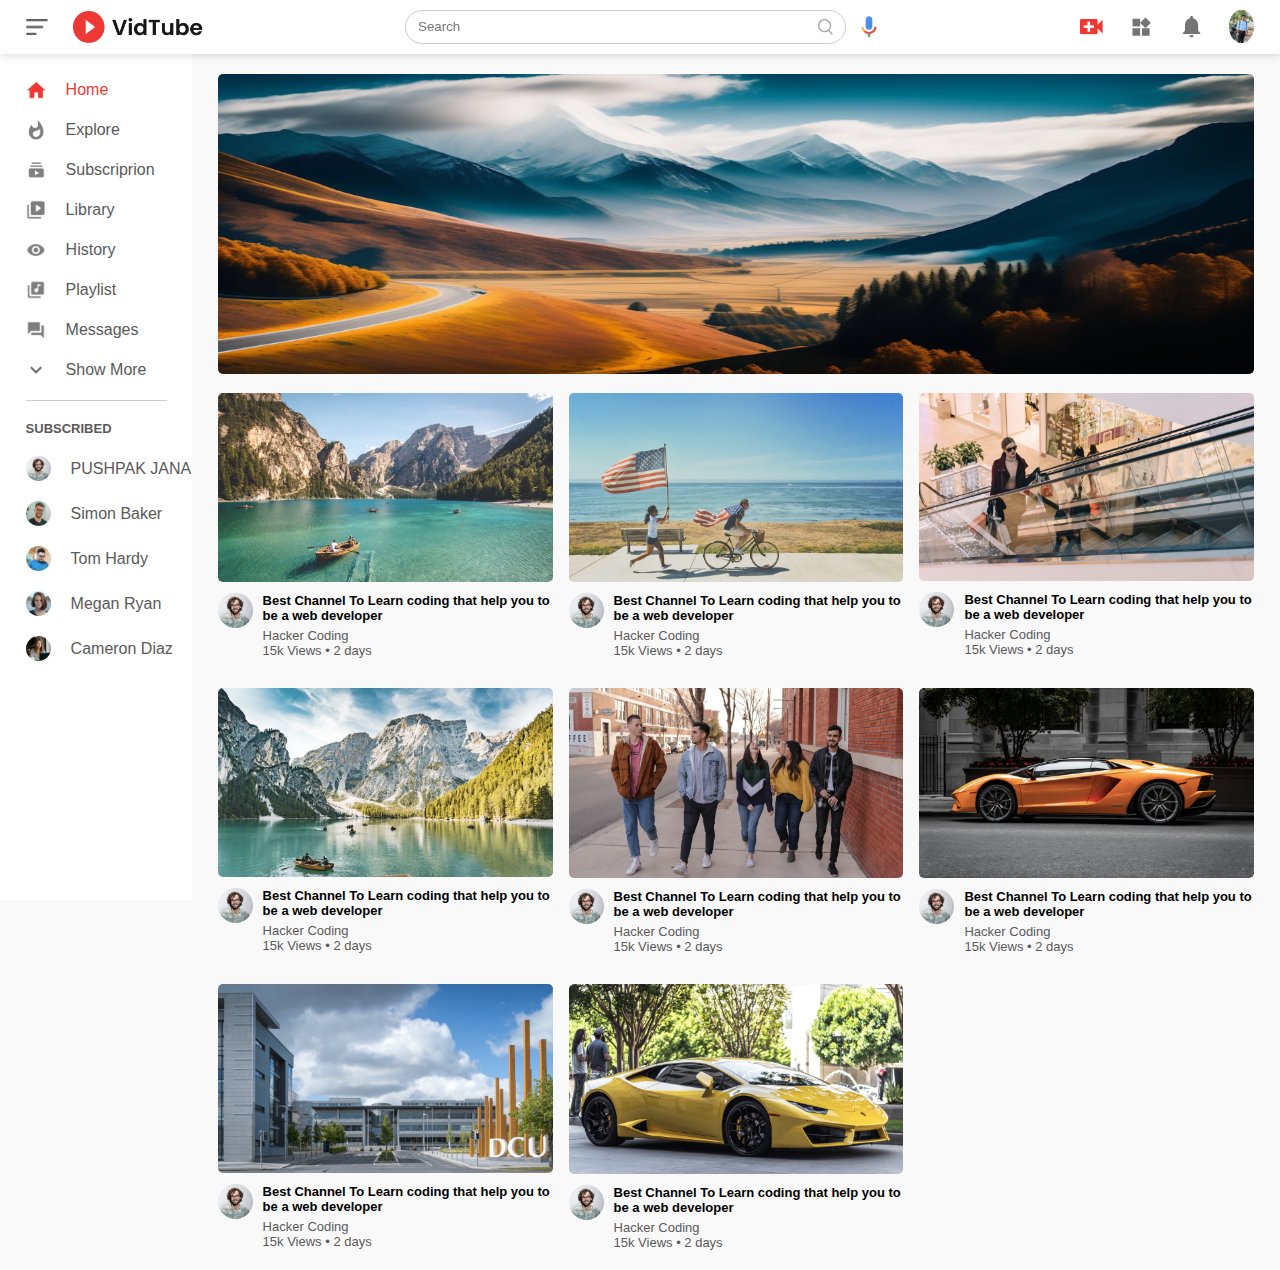
<file: index.html>
<!DOCTYPE html>
<html lang="en">
<head>
    <meta charset="UTF-8">
    <meta name="viewport" content="width=device-width, initial-scale=1.0">
    <title>Video shearing website Vidtube</title>
    <link rel="stylesheet" href="style.css">
</head>
<body>

<nav class="flex-div">
    <div class="nav-left flex-div">
        <img src="vidTube_img/images/menu.png" class="menu-icon">
        <img src="vidTube_img/images/logo.png" class="logo">
    </div>
    <div class="nav-middle flex-div">
        <div class="search-box flex-div">
            <input type="text" placeholder="Search">
            <img src="vidTube_img/images/search.png">
        </div>
        <img src="vidTube_img/images/voice-search.png" class="mic-icon">
    </div>
    <div class="nav-right flex-div">
        <img src="vidTube_img/images/upload.png">
        <img src="vidTube_img/images/more.png">
        <img src="vidTube_img/images/notification.png">
        <img src="vidTube_img/images/Jack.png" class="user-icon"> 
    </div>
</nav>

<!-- --------------sidebar-------------------- -->

<div class="sidebar">
    <div class="shortcut-links">
        <a href=""><img src="vidTube_img/images/home.png"><p>Home</p></a>
        <a href=""><img src="vidTube_img/images/explore.png"><p>Explore</p></a>
        <a href=""><img src="vidTube_img/images/subscriprion.png"><p>Subscriprion</p></a>
        <a href=""><img src="vidTube_img/images/library.png"><p>Library</p></a>
        <a href=""><img src="vidTube_img/images/history.png"><p>History</p></a>
        <a href=""><img src="vidTube_img/images/playlist.png"><p>Playlist</p></a>
        <a href=""><img src="vidTube_img/images/messages.png"><p>Messages</p></a>
        <a href=""><img src="vidTube_img/images/show-more.png"><p>Show More</p></a>
        <hr>
    </div>
    <div class="subscribed-list">
        <h3>SUBSCRIBED</h3>
        <a href=""><img src="vidTube_img/images/Jack1.png"><p>PUSHPAK JANA</p></a>
        <a href=""><img src="vidTube_img/images/simon.png"><p>Simon Baker</p></a>
        <a href=""><img src="vidTube_img/images/tom.png"><p>Tom Hardy</p></a>
        <a href=""><img src="vidTube_img/images/megan.png"><p>Megan Ryan</p></a>
        <a href=""><img src="vidTube_img/images/cameron.png"><p>Cameron Diaz</p></a>
    </div>
</div>


<!-- --------MAIN------------- -->

<div class="container">
    <div class="banner">
        <img src="vidTube_img/images/banner1.png">
    </div>
    <div class="list-container">
        <div class="vid-list">
            <a href="play-videdo.html">  <img src="vidTube_img/images/thumbnail1.png" class="thumbnail"></a>
            <div class="flex-div">
                <img src="vidTube_img/images/Jack1.png">
                <div class="vid-info">
                    <a href="">Best Channel To Learn coding that help you to be a web developer</a>
                    <p>Hacker Coding </p>
                    <p>15k Views &bull; 2 days</p>
                </div>
            </div>
        </div>
        <div class="vid-list">
            <a href="">  <img src="vidTube_img/images/thumbnail2.png" class="thumbnail"></a>
            <div class="flex-div">
                <img src="vidTube_img/images/Jack1.png">
                <div class="vid-info">
                    <a href="">Best Channel To Learn coding that help you to be a web developer</a>
                    <p>Hacker Coding </p>
                    <p>15k Views &bull; 2 days</p>
                </div>
            </div>
        </div>
        <div class="vid-list">
            <a href="">  <img src="vidTube_img/images/thumbnail3.png" class="thumbnail"></a>
            <div class="flex-div">
                <img src="vidTube_img/images/Jack1.png">
                <div class="vid-info">
                    <a href="">Best Channel To Learn coding that help you to be a web developer</a>
                    <p>Hacker Coding </p>
                    <p>15k Views &bull; 2 days</p>
                </div>
            </div>
        </div>
        <div class="vid-list">
            <a href="">  <img src="vidTube_img/images/thumbnail4.png" class="thumbnail"></a>
            <div class="flex-div">
                <img src="vidTube_img/images/Jack1.png">
                <div class="vid-info">
                    <a href="">Best Channel To Learn coding that help you to be a web developer</a>
                    <p>Hacker Coding </p>
                    <p>15k Views &bull; 2 days</p>
                </div>
            </div>
        </div>
        <div class="vid-list">
            <a href="">  <img src="vidTube_img/images/thumbnail5.png" class="thumbnail"></a>
            <div class="flex-div">
                <img src="vidTube_img/images/Jack1.png">
                <div class="vid-info">
                    <a href="">Best Channel To Learn coding that help you to be a web developer</a>
                    <p>Hacker Coding </p>
                    <p>15k Views &bull; 2 days</p>
                </div>
            </div>
        </div>
        <div class="vid-list">
            <a href="">  <img src="vidTube_img/images/thumbnail6.png" class="thumbnail"></a>
            <div class="flex-div">
                <img src="vidTube_img/images/Jack1.png">
                <div class="vid-info">
                    <a href="">Best Channel To Learn coding that help you to be a web developer</a>
                    <p>Hacker Coding </p>
                    <p>15k Views &bull; 2 days</p>
                </div>
            </div>
        </div>
        <div class="vid-list">
            <a href="">  <img src="vidTube_img/images/thumbnail7.png" class="thumbnail"></a>
            <div class="flex-div">
                <img src="vidTube_img/images/Jack1.png">
                <div class="vid-info">
                    <a href="">Best Channel To Learn coding that help you to be a web developer</a>
                    <p>Hacker Coding </p>
                    <p>15k Views &bull; 2 days</p>
                </div>
            </div>
        </div>
        <div class="vid-list">
            <a href="">  <img src="vidTube_img/images/thumbnail8.png" class="thumbnail"></a>
            <div class="flex-div">
                <img src="vidTube_img/images/Jack1.png">
                <div class="vid-info">
                    <a href="">Best Channel To Learn coding that help you to be a web developer</a>
                    <p>Hacker Coding </p>
                    <p>15k Views &bull; 2 days</p>
                </div>
            </div>
        </div>
    </div>




</div>

 <script src="script.js"></script>   
</body>
</html>
</file>
<file: style.css>
*{
    margin: 0;
    padding: 0;
    font-family: 'poppins',sans-serif;
    box-sizing: border-box;
}

a{
    text-decoration: none;
    color: #5a5a5a;
}

img{
    cursor: pointer;
}
.flex-div{
    display: flex;
    align-items: center;
}
nav{
    padding: 10px 2%;
    justify-content: space-between;
    box-shadow: 0 0 10px rgba(0, 0, 0, 0.2);
    background: #fff;
    position: sticky;
    top: 0;
    z-index: 10;
}
.nav-right img{
    width: 25px;
    margin-right: 25px;
}
.nav-right .user-icon{
    width: 25px;
    border-radius: 50%;
    margin-right: 0;
}
.nav-left .menu-icon{
    width: 22px;
    margin-right: 25px;
}
.nav-left .logo{
    width: 130px;
}
.nav-middle .mic-icon{
    width: 16px;
}
.nav-middle .search-box{
    border: 1px solid #ccc;
    margin-right: 15px;
    padding: 8px 12px;
    border-radius: 25px;
}
.nav-middle .search-box input{
    width: 400px;
    border: 0;
    outline: 0;
    background: transparent;
}
.nav-middle .search-box img{
    width: 15px;

}

/* -------------sidebar----------- */
.sidebar{
    background: #fff;
    width: 15%;
    height: 100vh;
    position: fixed;
    top: 0;
    padding-left: 2%;
    padding-top: 80px;
}
.shortcut-links a img{
    width: 20px;
    margin-right: 20px;
}
.shortcut-links a{
    display: flex;
    align-items: center;
    margin-bottom: 20px;
    width: fit-content;
    flex-wrap: wrap;
}
.shortcut-links a:first-child{
    color: #ed3833;
}
.sidebar hr{
    border: 0;
    height: 1px;
    background: #ccc;
    width: 85%;
}
.subscribed-list h3{
    font-size: 13px;
    margin: 20px 0;
    color: #5a5a5a;
}
.subscribed-list a{
    display: flex;
    align-items: center;
    margin-bottom: 20px;
    width: fit-content;
    flex-wrap: wrap;
}
.subscribed-list a img{
    width: 25px;
    border-radius: 50%;
    margin-right: 20px;
}
.small-sidebar{
    width: 5%;
}
.small-sidebar a p{
    display: none;
}
.small-sidebar h3{
    display: none;
}
.small-sidebar hr{
    width: 50%;
    margin-bottom: 25px;
}

/*--------MAIN--------*/

.container{
    background: #f9f9f9;
    padding-left: 17%;
    padding-right: 2%;
    padding-top: 20px;
    padding-bottom: 20px;
}
.large-container{
    padding-left: 7%;
}
.banner{
    width: 100%;
}
.banner img{
    width: 100%;
    height: 300px;
    border-radius: 5px;
}
.list-container{
    display: grid;
    grid-template-columns: repeat(auto-fit,minmax(250px,1fr));
    grid-column-gap: 16px;
    grid-row-gap: 30px;
    margin-top: 15px;
}
.vid-list .thumbnail {
    width: 100%;
    border-radius: 5px;
}
.vid-list .flex-div{
    align-items: flex-start;
    margin-top: 7px;
}
.vid-list .flex-div img{
    width: 35px;
    margin-right: 10px;
    border-radius: 50%;
}
.vid-info{
    color: #5a5a5a;
    font-size: 13px;
}
.vid-info a{
    color: #000;
    font-weight: 600;
    display: block;
    margin-bottom: 5px;
}

@media (max-width:900px){
    .menu-icon{
        display: none;
    }
    .sidebar{
        display: none;
    }
    .container,.large-container{
        padding-left: 5%;
        padding-right: 5%;
    }
    .nav-right{
        display: none;
    }
    .nav-right .user-icon{
        display: none;
        width: 30px;
    }
    .nav-middle .search-box input{
        width: 100px;
    }
    .nav-middle .mic-icon{
        display: none;
    }
    .logo{
        width: 90px;
    }
}

/*----------Play Video---------*/
.play-container{
    padding-left: 2%;
}
.row{
    display: flex;
    justify-content: space-around;
    flex-wrap: wrap;
}
.play-video{
    flex-basis: 69%;
}
.right-sidebar{
    flex-basis: 30%;
}
.play-video video{
    width: 100%;
}
.side-video-list{
    display: flex;
    justify-content: space-between;
    margin-bottom: 8px;
}
.side-video-list img{
    width: 100%;
}
.side-video-list .small-thumbnail{
    flex-basis: 49%;

}
.side-video-list .vid-info{
    flex-basis: 49%;
}
.play-video .tags a{
    color: #0000ff;
    font-size: 13px;
}
.play-video h3{
    font-weight: 600;
    font-size: 22px;
}
.play-video .play-video-info{
    display: flex;
    align-items: center;
    justify-content: space-between;
    flex-wrap: wrap;
    margin-top: 10px;
    font-size: 14px;
    color: #5a5a5a;
}
.play-video .play-video-info a img{
    width: 20px;
    margin-right: 8px;
}
.play-video .play-video-info a{
    display: inline-flex;
    align-items: center;
    margin-left: 15px;
}
.play-video hr{
    border: 0;
    height: 1px;
    background: #ccc;
    margin: 10px 0;
}
.publisher{
    display: flex;
    align-items: center;
    margin-top: 20px;
}
.publisher div{
    flex: 1;
    line-height: 18px;
}
.publisher img{
    width: 40px;
    border-radius: 50%;
    margin-right: 15px;
}
.publisher div p{
    color: #000;
    font-weight: 600;
    font-size: 18px;
}
.publisher div span{
    font-size: 13px;
    color: #5a5a5a;
}
.publisher button{
    background: rgb(205, 35, 35);
    color: rgb(247, 236, 236);
    padding: 8px 30px;
    border: 0;
    outline: 0;
    border-radius: 4px;
    cursor: pointer;
}
.vid-description{
    padding-left: 55px;
    margin: 15px 0;
}
.vid-description p{
    font-size: 14px;
    margin-bottom: 5px;
    color: #5a5a5a;
}
.vid-description h4{
    font-size: 14px;
    color: #5a5a5a;
    margin-top: 15px;
}
.add-comment{
    display: flex;
    align-items: center;
    margin: 30px 0;
}
.add-comment img{
    width: 35px;
    border-radius: 50%;
    margin-right: 15px;
}
.add-comment input{
    border: 0;
    outline: 0;
    border-bottom: 1px solid #ccc;
    width: 100%;
    padding-top: 10px;
    background: transparent;
}
.old-comment{
    display: flex;
    align-items: center;
    margin: 20px 0;
}
.old-comment img{
    width: 35px;
    border-radius: 50%;
    margin-right: 15px;
}
.old-comment h3{
    font-size: 14px;
    margin-bottom: 2px;
}
.old-comment h3 span{
    font-size: 12px;
    color: #5a5a5a;
    font-weight: 500;
    margin-left: 8px;
}
.old-comment .comment-action{
    display: flex;
    align-items: center;
    margin: 8px 0;
    font-size: 14px;
}
.old-comment .comment-action img{
    border-radius: 0;
    width: 20px;
    margin-right: 5px;
}
.old-comment .comment-action span{
    margin-right: 20px;
    color: #5a5a5a;
}

.old-comment .comment-action a{
    color: #0000ff;
}
</file>
